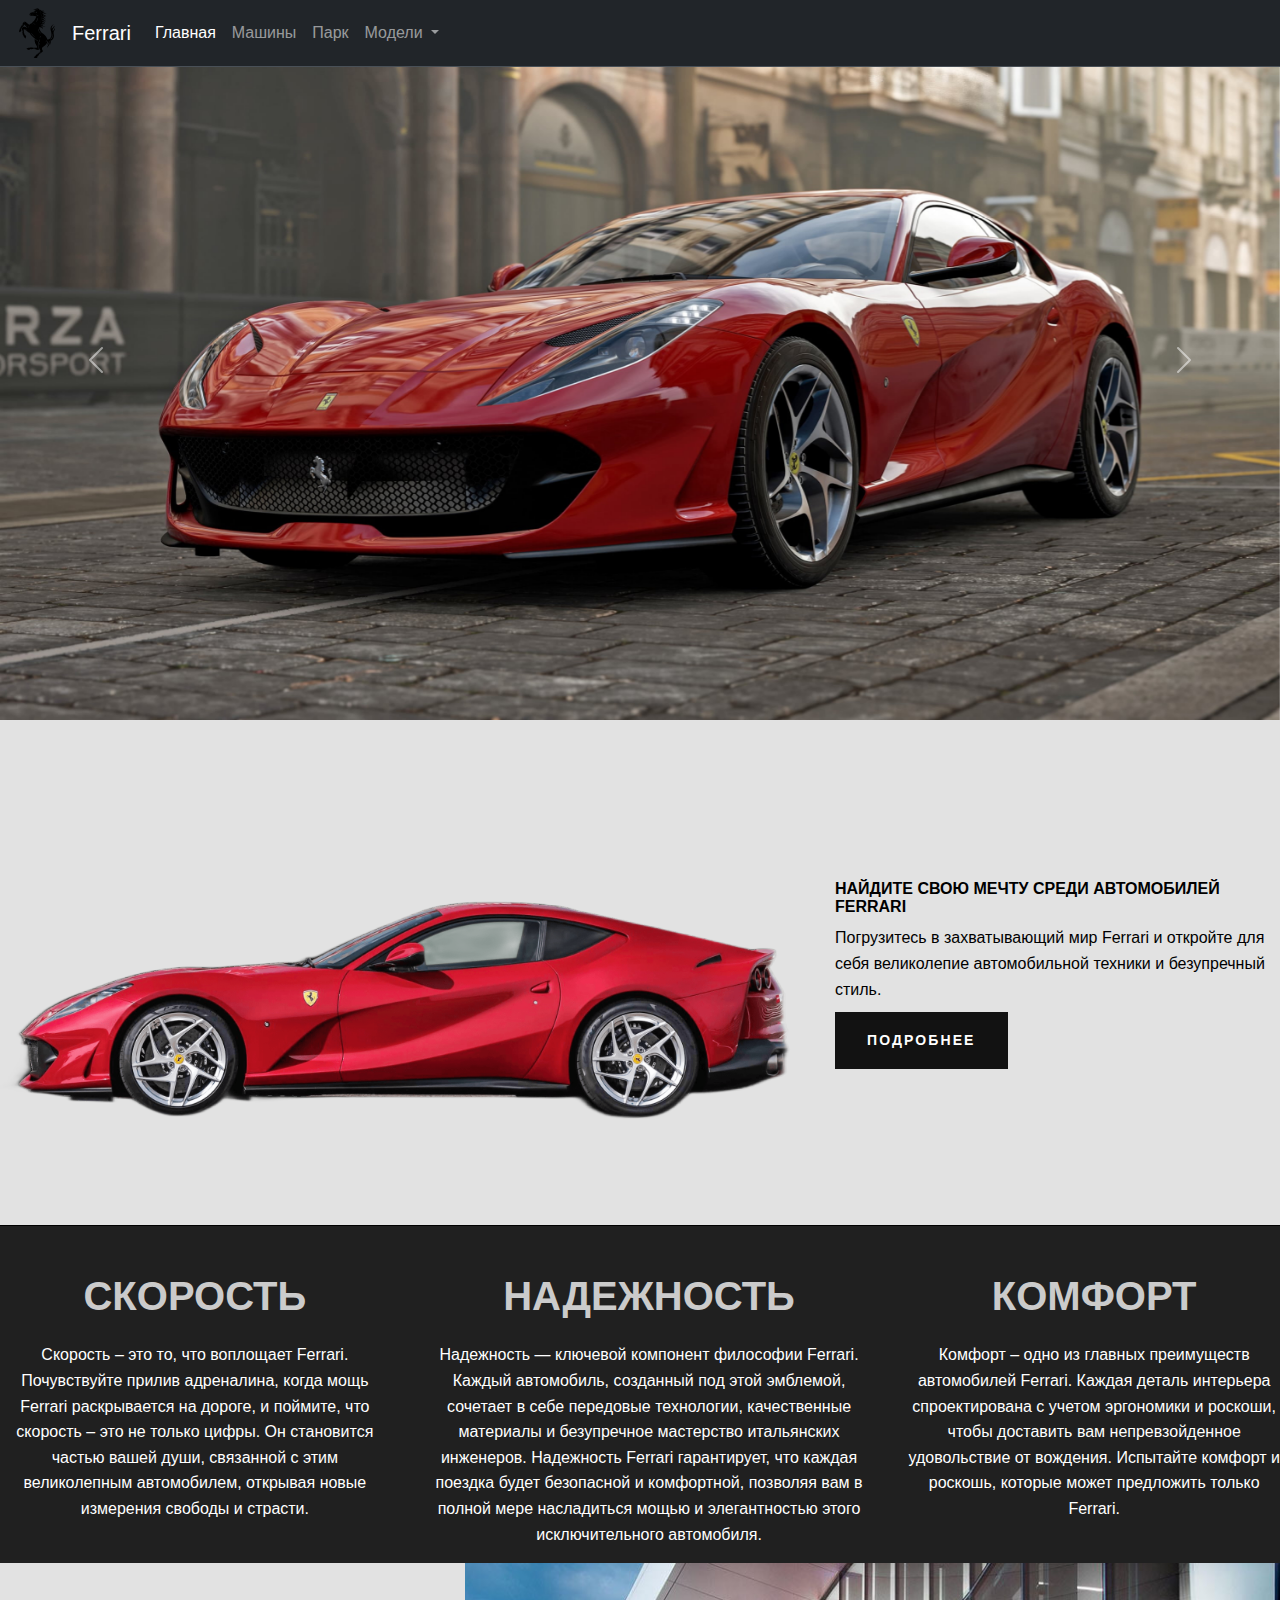
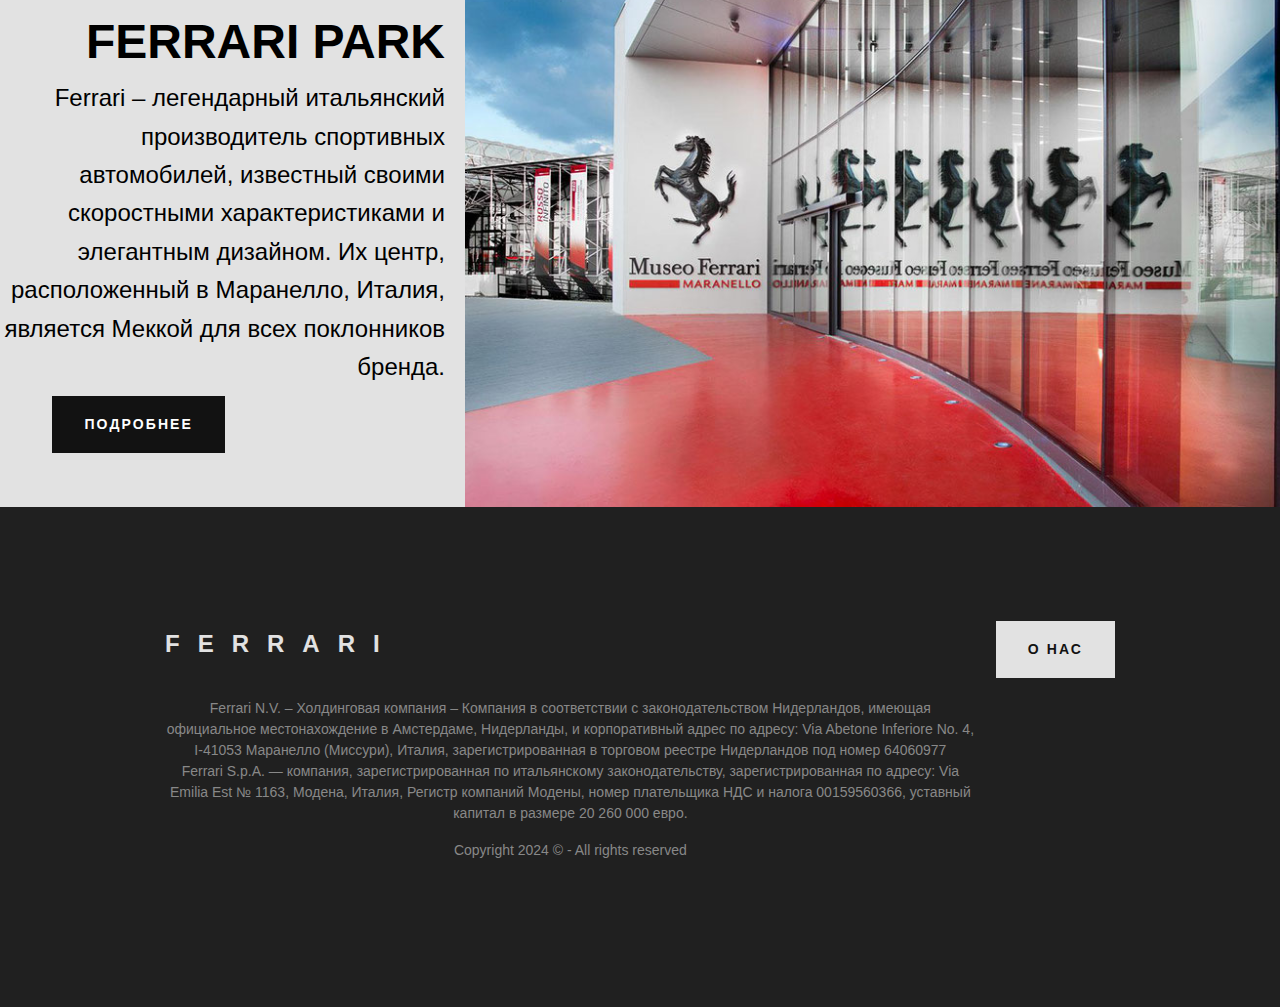
<file: Project/index.html>
<!DOCTYPE html>
<html lang="en">
<head>
    <meta charset="UTF-8">
    <meta http-equiv="X-UA-Compatible" content="IE=edge">
    <meta name="viewport" content="width=device-width, initial-scale=1.0">

    <link href="https://cdn.jsdelivr.net/npm/bootstrap@5.3.3/dist/css/bootstrap.min.css" rel="stylesheet" integrity="sha384-QWTKZyjpPEjISv5WaRU9OFeRpok6YctnYmDr5pNlyT2bRjXh0JMhjY6hW+ALEwIH" crossorigin="anonymous">
    <script src="https://cdn.jsdelivr.net/npm/bootstrap@5.3.3/dist/js/bootstrap.bundle.min.js" integrity="<KEY>" crossorigin="anonymous"></script>

    <link rel="stylesheet" href="main.css">
    <link rel="stylesheet" href="section2.css">
    <link rel="stylesheet" href="section3.css">
    <link rel="stylesheet" href="section4.css">
    <link rel="stylesheet" href="section8.css">
    <title>Title</title>
</head>

<body>
    <nav class="navbar navbar-expand-lg  bg-dark border-bottom border-body" data-bs-theme="dark">
        <div class="container-fluid">
            <img src="ferrari.svg"  alt="">
            <a class="navbar-brand">Ferrari</a>
            <button class="navbar-toggler" type="button" data-bs-toggle="collapse" data-bs-target="#navbarNavDropdown" aria-controls="navbarNavDropdown" aria-expanded="false" aria-label="Toggle navigation">
                <span class="navbar-toggler-icon"></span>
            </button>
            <div class="collapse navbar-collapse" id="navbarNavDropdown">
                <ul class="navbar-nav">
                    <li class="nav-item">
                        <a class="nav-link active" aria-current="page" href="#">Главная</a>
                    </li>
                    <li class="nav-item">
                        <a class="nav-link" href="#section-2">Машины</a>
                    </li>
                    <li class="nav-item">
                        <a class="nav-link" href="#section-4">Парк</a>
                    </li>
                    <li class="nav-item dropdown">
                        <a class="nav-link dropdown-toggle" href="#" role="button" data-bs-toggle="dropdown" aria-expanded="false">
                            Модели
                        </a>
                        <ul class="dropdown-menu">
                            <li><a class="dropdown-item" href="index2.html#1">812Superfast</a></li>
                            <li><a class="dropdown-item" href="index2.html#2">488 GTB</a></li>
                            <li><a class="dropdown-item" href="index2.html#3">SF 90</a></li>
                        </ul>
                    </li>
                </ul>
            </div>
        </div>
    </nav>

    <section class="carousel" id="carouselSection">
        <div id="carouselExample" class="carousel slide">
            <div class="carousel-inner" id="carouselInner">
                <!-- Изображения будут добавлены здесь -->
            </div>
            <button class="carousel-control-prev" type="button" data-bs-target="#carouselExample" data-bs-slide="prev">
                <span class="carousel-control-prev-icon" aria-hidden="true"></span>
                <span class="visually-hidden">Previous</span>
            </button>
            <button class="carousel-control-next" type="button" data-bs-target="#carouselExample" data-bs-slide="next">
                <span class="carousel-control-next-icon" aria-hidden="true"></span>
                <span class="visually-hidden">Next</span>
            </button>
        </div>
    </section>

    <section class="section-2" id="section-2">
        <div class="section-2-grid">
            <div class="grid-1">
                <img class="section-2-img" src="image/section2.png" alt="Ferrari-Image">
            </div>
            <div class="grid-2">
                <h1>НАЙДИТЕ СВОЮ МЕЧТУ СРЕДИ АВТОМОБИЛЕЙ FERRARI</h1>
                <p>Погрузитесь в захватывающий мир Ferrari и откройте для себя великолепие автомобильной техники и безупречный стиль.</p>
                <a href="index2.html"><button>Подробнее <i class="fa fa-angle-right"></i></button></a>
            </div>
        </div>
    </section>

    <section class="section-3" id="section-3">
        <div class="section-3-grid">
            <div class="section-3-grid-1">
                <h1>Скорость</h1>
                <p>Скорость – это то, что воплощает Ferrari. Почувствуйте прилив адреналина, когда мощь Ferrari раскрывается на дороге, и поймите, что скорость – это не только цифры. Он становится частью вашей души, связанной с этим великолепным автомобилем, открывая новые измерения свободы и страсти.</p>
            </div>
            <div class="section-3-grid-2">
                <h1>Надежность</h1>
                <p>Надежность — ключевой компонент философии Ferrari. Каждый автомобиль, созданный под этой эмблемой, сочетает в себе передовые технологии, качественные материалы и безупречное мастерство итальянских инженеров. Надежность Ferrari гарантирует, что каждая поездка будет безопасной и комфортной, позволяя вам в полной мере насладиться мощью и элегантностью этого исключительного автомобиля.</p>
            </div>
            <div class="section-3-grid-3">
                <h1>Комфорт</h1>
                <p>Комфорт – одно из главных преимуществ автомобилей Ferrari. Каждая деталь интерьера спроектирована с учетом эргономики и роскоши, чтобы доставить вам непревзойденное удовольствие от вождения. Испытайте комфорт и роскошь, которые может предложить только Ferrari.</p>
            </div>
        </div>
    </section>

    <section class="section-4" id="section-4">
        <div class="section-4-grid">
            <div class="grid-2">
                <h1>FERRARI PARK</h1>
                <p>Ferrari – легендарный итальянский производитель спортивных автомобилей, известный своими скоростными характеристиками и элегантным дизайном. Их центр, расположенный в Маранелло, Италия, является Меккой для всех поклонников бренда.</p>
                <a href="index3.html"><button>Подробнее <i class="fa fa-angle-right"></i></button></a>
            </div>
            <div class="grid-1">
                <img class="section-4-img" src="image/image-building.jpg" alt="Ferrari-Image">
            </div>
        </div>
    </section>

    <section class="section-8" id="section-8">
        <div class="section-8-grid-1">
            <div class="h">
                <h1>Загрузка...</h1>
            </div>
        </div>
    </section>

    <script src="script.js" type="text/javascript"></script>
    <script src="carousel.js" type="text/javascript"></script>
    <script src="https://api-maps.yandex.ru/2.1/?lang=en_US" type="text/javascript"></script>
</body>
</html>
</file>
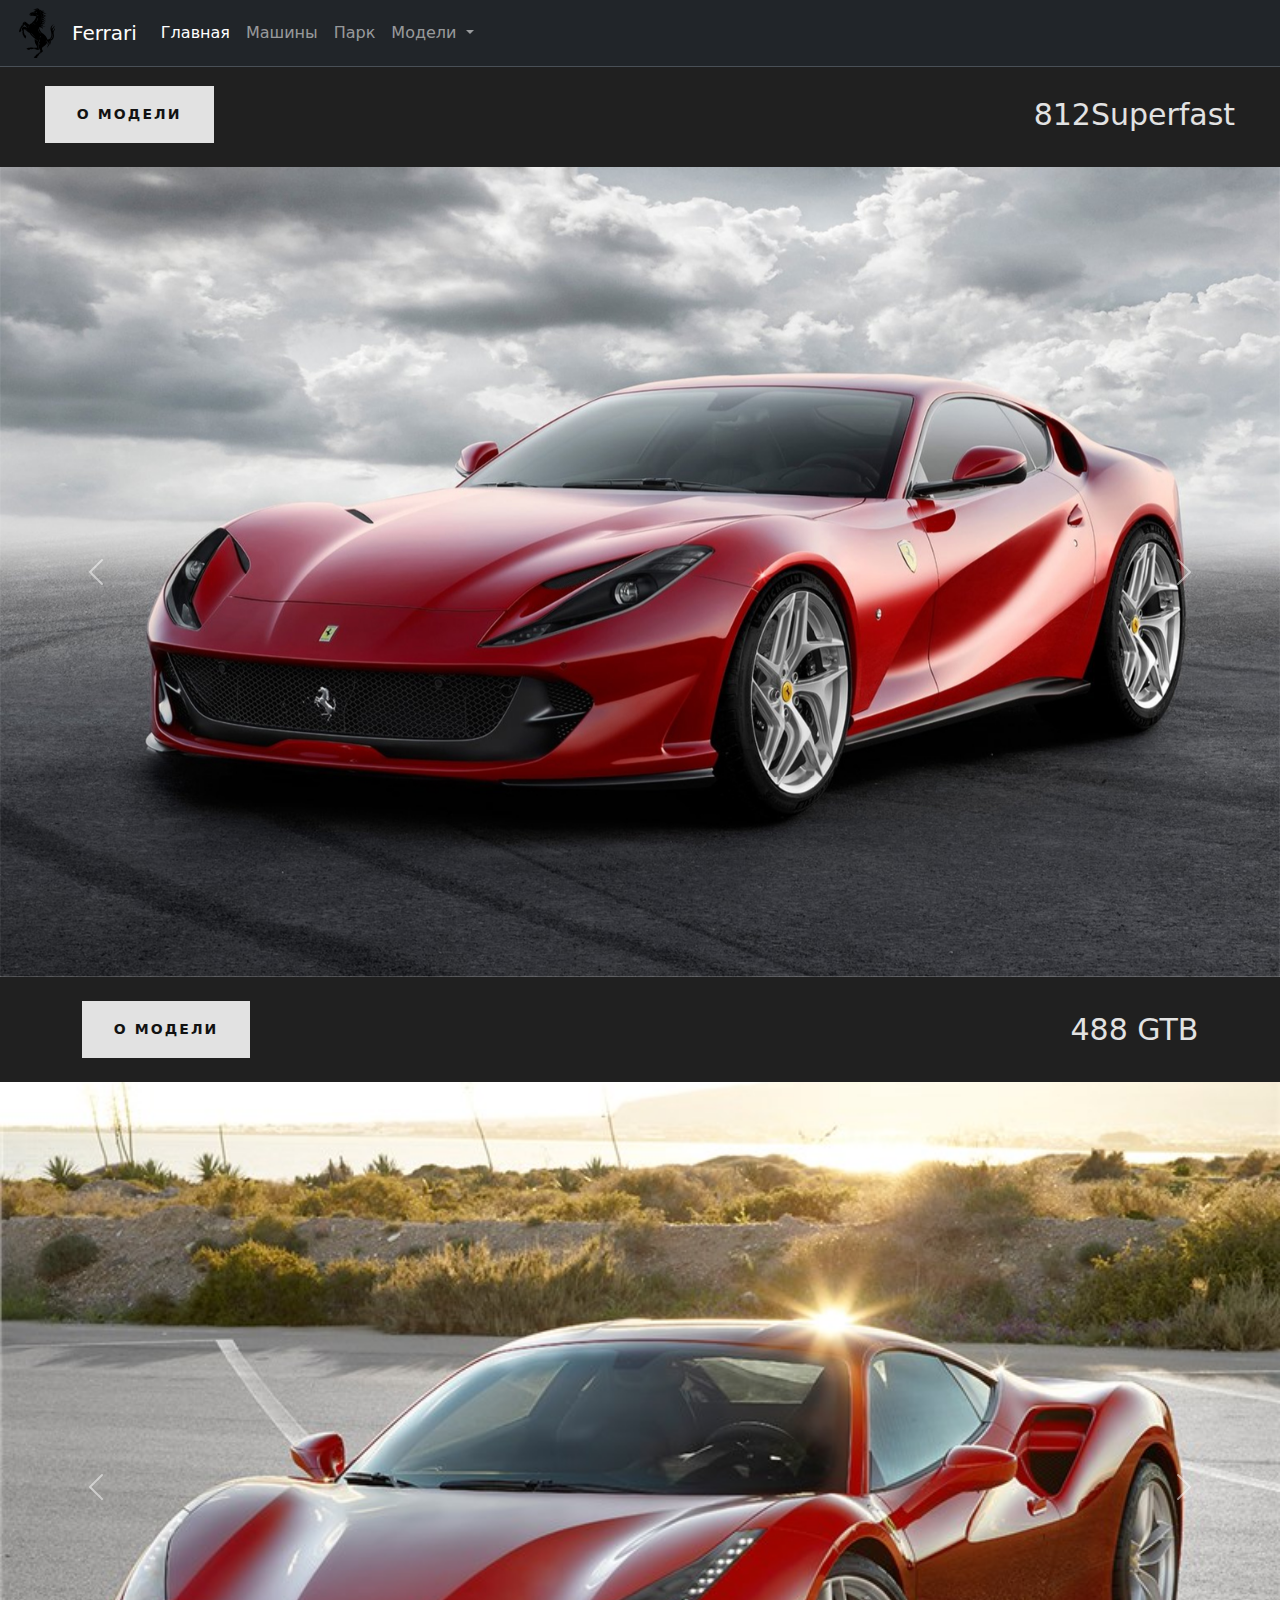
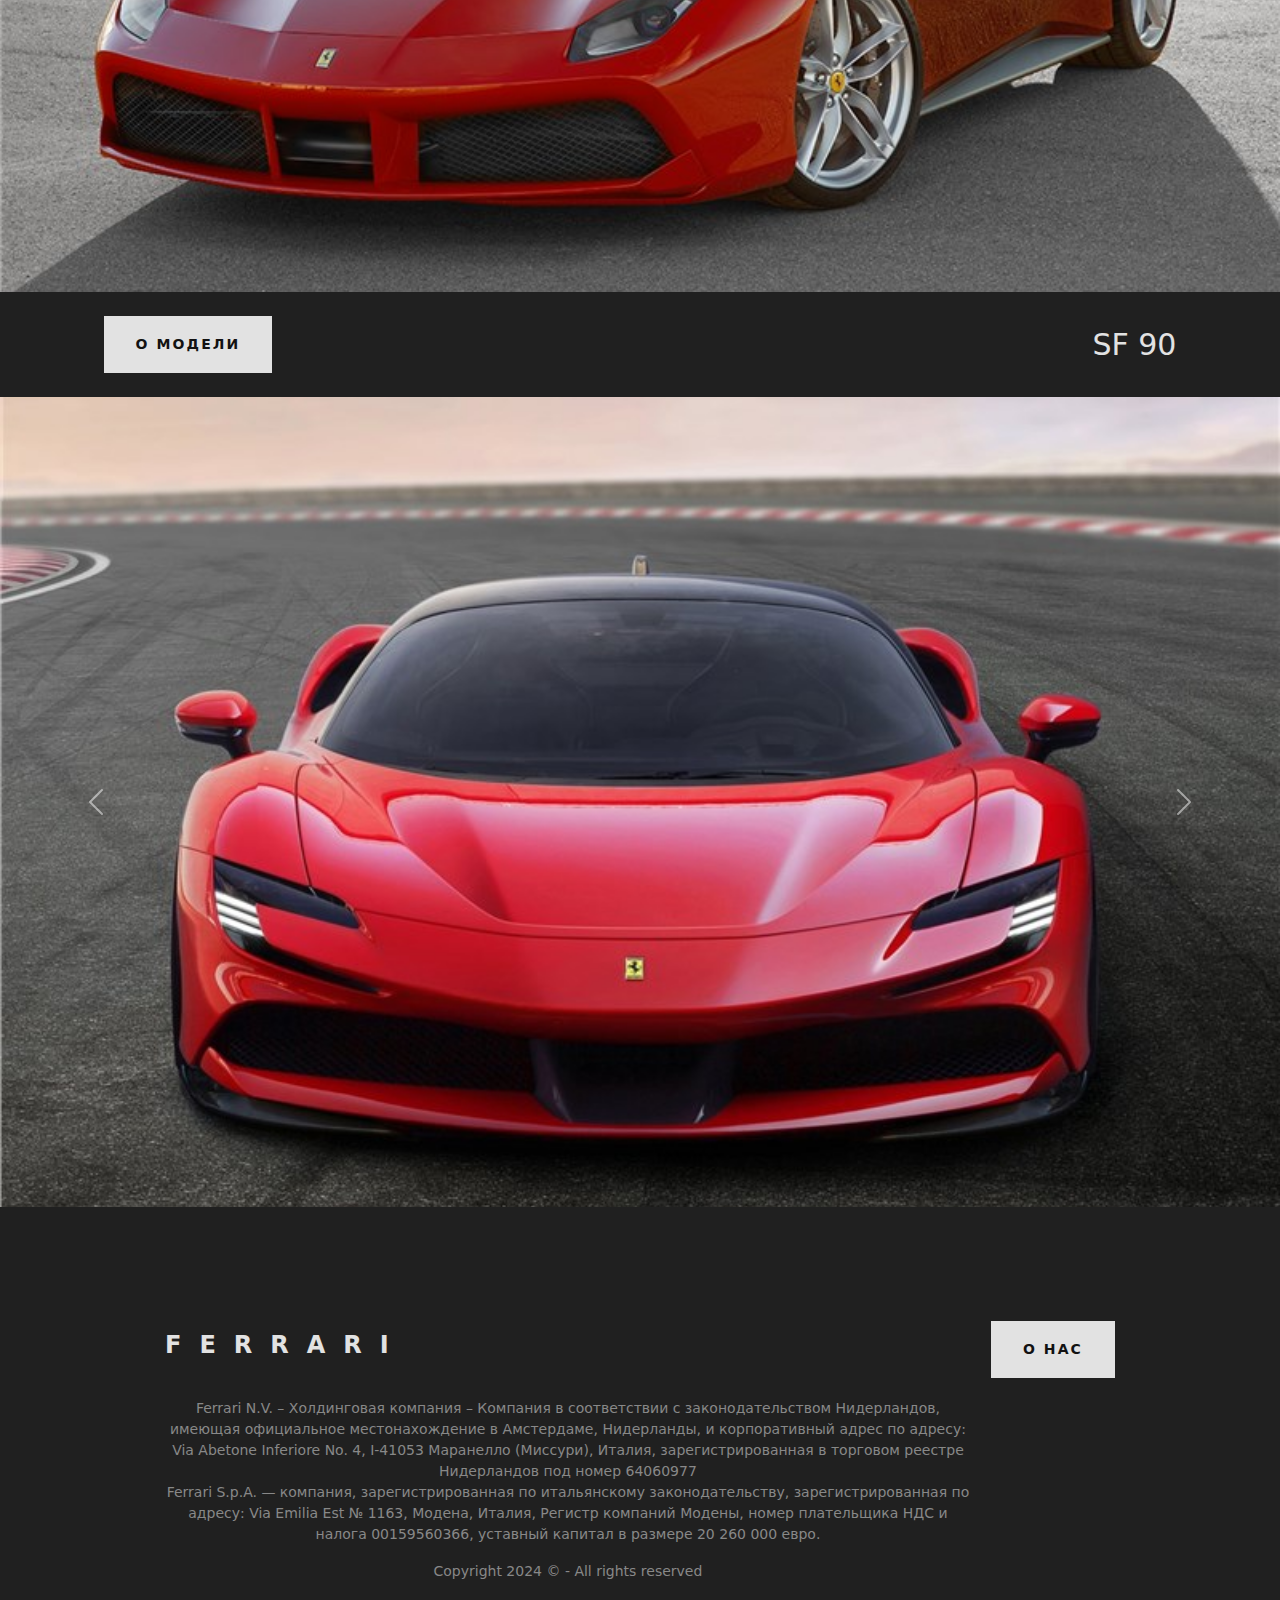
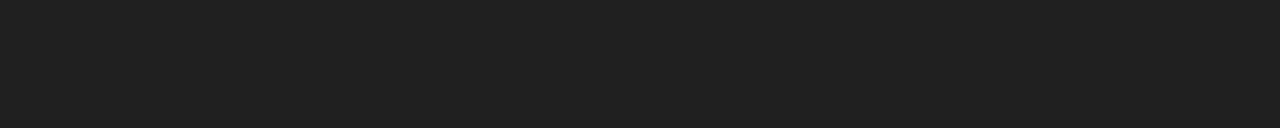
<file: Project/index2.html>
<!DOCTYPE html>
<html lang="en">
<head>
    <meta charset="UTF-8">
    <meta http-equiv="X-UA-Compatible" content="IE=edge">
    <meta name="viewport" content="width=device-width, initial-scale=1.0">

    <link href="https://cdn.jsdelivr.net/npm/bootstrap@5.3.3/dist/css/bootstrap.min.css" rel="stylesheet" integrity="sha384-QWTKZyjpPEjISv5WaRU9OFeRpok6YctnYmDr5pNlyT2bRjXh0JMhjY6hW+ALEwIH" crossorigin="anonymous">
    <script src="https://cdn.jsdelivr.net/npm/bootstrap@5.3.3/dist/js/bootstrap.bundle.min.js" integrity="<KEY>" crossorigin="anonymous"></script>
    <link href="section8.css" rel="stylesheet" >
    <link href="section5.css" rel="stylesheet" >
    <link href="section5modal.css" rel="stylesheet" >
    <link href="main2.css"     rel="stylesheet" >
    <link rel="stylesheet" href="main.css">
    <title>Models</title>
</head>

<body>
<nav class="navbar navbar-expand-lg  bg-dark border-bottom border-body" data-bs-theme="dark">
    <div class="container-fluid">
        <img src="ferrari.svg"  alt="">
        <a class="navbar-brand">Ferrari</a>
        <button class="navbar-toggler" type="button" data-bs-toggle="collapse" data-bs-target="#navbarNavDropdown" aria-controls="navbarNavDropdown" aria-expanded="false" aria-label="Toggle navigation">
            <span class="navbar-toggler-icon"></span>
        </button>
        <div class="collapse navbar-collapse" id="navbarNavDropdown">
            <ul class="navbar-nav">
                <li class="nav-item">
                    <a class="nav-link active" aria-current="page" href="index.html">Главная</a>
                </li>
                <li class="nav-item">
                    <a class="nav-link" href="index.html#section-2">Машины</a>
                </li>
                <li class="nav-item">
                    <a class="nav-link" href="index.html#section-4">Парк</a>
                </li>
                <li class="nav-item dropdown">
                    <a class="nav-link dropdown-toggle" href="#" role="button" data-bs-toggle="dropdown" aria-expanded="false">
                        Модели
                    </a>
                    <ul class="dropdown-menu">
                        <li><a class="dropdown-item" href="index2.html#1">812Superfast</a></li>
                        <li><a class="dropdown-item" href="index2.html#2">488 GTB</a></li>
                        <li><a class="dropdown-item" href="index2.html#3">SF 90</a></li>
                    </ul>
                </li>
            </ul>
        </div>
    </div>
</nav>

<section class="pad"></section>

<section class="container" id="1">
<div>
    <button  class="button" id="myButton1">О модели</button>
    <section class="firstname">812Superfast</section>
    <div id="myModal1" class="modal">
        <div class="modal-content">
            <span class="close">&times;</span>
            <h1>Технические характеристики</h1>
            <p>Двигатель: 6,5-литровый V12 (тип F140 GA)
                Мощность: 789 лошадиных сил (588 кВт)
                Крутящий момент: 718 Нм при 7000 об/мин.
                Трансмиссия: 7-ступенчатая автоматическая с двойным сцеплением (тип F1-DCT).
                Привод: Задний привод.
                0–100 км/ч. Ускорение: около 2,9 секунды.
                Максимальная скорость: более 340 км/ч.
                Габариты: Длина – 4 657 мм, Ширина – 1 971 мм, Высота – 1 276 мм.
                Вес: около 1630 кг.
                Распределение веса: 47% спереди, 53% сзади.
                Расход топлива: около 15 л/100 км (смешанный цикл)</p>
            <h1>О машине</h1>
            <p>Ferrari 812 Superfast — высокопроизводительный спортивный автомобиль, представленный итальянским производителем Ferrari. Он был представлен в 2017 году и стал преемником F12 Berlinetta. 812 Superfast — одна из самых мощных и быстрых моделей, когда-либо выпускавшихся Ferrari для дорог. 812 Superfast также обладает превосходной динамикой и управляемостью благодаря передовым технологиям, таким как электронная система управления подвеской и активное управление задними колесами. Он имеет элегантный и агрессивный дизайн, типичный для автомобилей Ferrari, со стильными линиями и аэродинамическими элементами.

                Внутри салона 812 Superfast предлагается комфортное и роскошное пространство с использованием высококачественных материалов и передовых технологий. Это включает в себя современную информационно-развлекательную систему, спортивные сиденья и передовые системы безопасности.

                Ferrari 812 Superfast — это автомобиль, сочетающий в себе мощность, элегантность и высокие характеристики. Он представляет собой воплощение итальянской инженерной мастерской и страсти к гоночному наследию Ferrari.</p>
        </div>
    </div>
</div>
</section>


<section class="carousel">
    <div id="carouselExample" class="carousel slide" data-bs-ride="carousel">
        <div class="carousel-inner">
            <div class="carousel-item active">
                <img src="firstcar/30.jpg" class="d-block w-100" alt="...">
            </div>
            <div class="carousel-item">
                <img src="firstcar/45.jpg" class="d-block w-100" alt="...">
            </div>
            <div class="carousel-item">
                <img src="firstcar/bock.jpg" class="d-block w-100" alt="...">
            </div>
            <div class="carousel-item ">
                <img src="firstcar/up.jpg" class="d-block w-100" alt="...">
            </div>
            <div class="carousel-item ">
                <img src="firstcar/back.jpg" class="d-block w-100" alt="...">
            </div>
            <div class="carousel-item ">
                <img src="firstcar/salon.jpg" class="d-block w-100" alt="...">
            </div>
            <div class="carousel-item ">
                <img src="firstcar/salon2.jpg" class="d-block w-100" alt="...">
            </div>
        </div>
        <button class="carousel-control-prev" type="button" data-bs-target="#carouselExample" data-bs-slide="prev">
            <span class="carousel-control-prev-icon" aria-hidden="true"></span>
            <span class="visually-hidden"></span>
        </button>
        <button class="carousel-control-next" type="button" data-bs-target="#carouselExample" data-bs-slide="next">
            <span class="carousel-control-next-icon" aria-hidden="true"></span>
            <span class="visually-hidden"></span>
        </button>
    </div>
</section>






<section class="container" id="2">
    <div>
        <button id="myButton2">О модели</button>
        <section class="firstname">488 GTB</section>
        <div id="myModal2" class="modal">
            <div class="modal-content">
                <span class="close">&times;</span>
                <h1>Технические характеристики</h1>
                <p>Двигатель: 3,9-литровый V8
                    Мощность: 660 лошадиных сил (492 кВт)
                    Крутящий момент: 760 Нм при 3000 об/мин.
                    Трансмиссия: 7-ступенчатая автоматическая с двойным сцеплением (тип F1-DCT).
                    Привод: Задний привод.
                    0–100 км/ч. Ускорение: около 3,0 секунды.
                    Максимальная скорость: более 330 км/ч.
                    Габариты: Длина – 4 568 мм, Ширина – 1 952 мм, Высота – 1 213 мм.
                    Вес: около 1475 кг.
                    Распределение веса: 42% спереди, 58% сзади.
                    Расход топлива: около 11,4 л/100 км (смешанный цикл)</p>
                <h1>О машине</h1>
                <p>Ferrari 488 GTB — высокопроизводительный спортивный автомобиль, представленный итальянским производителем Ferrari. Он был представлен в 2015 году и является преемником модели 458 Italia. Ferrari 488 GTB оснащен мощным двигателем V8 и обеспечивает впечатляющую динамику и скорость. Он также предлагает отличную управляемость и динамику благодаря передовым технологиям, таким как электронная система управления подвеской и активное рулевое управление задними колесами. Дизайн 488 GTB сочетает в себе элегантность и агрессию, типичную для автомобилей Ferrari, с обтекаемыми линиями и аэродинамическими элементами. Внутри салона 488 GTB создано комфортное и роскошное пространство с использованием высококачественных материалов и передовых технологий. Это включает в себя современную информационно-развлекательную систему, спортивные сиденья и передовые системы безопасности. Ferrari 488 GTB сочетает в себе мощность, элегантность и высокие характеристики, представляя собой воплощение итальянского мастерства и страсти к гоночному наследию Ferrari.</p>
            </div>
        </div>
    </div>
</section>


<section class="carousel">
    <div id="carouselExample2" class="carousel slide" data-bs-ride="carousel">
        <div class="carousel-inner">
            <div class="carousel-item active">
                <img src="secondcar/1.jpg" class="d-block w-100" alt="...">
            </div>
            <div class="carousel-item">
                <img src="secondcar/2.jpg" class="d-block w-100" alt="...">
            </div>
            <div class="carousel-item">
                <img src="secondcar/3.jpg" class="d-block w-100" alt="...">
            </div>
            <div class="carousel-item ">
                <img src="secondcar/4.jpg" class="d-block w-100" alt="...">
            </div>
            <div class="carousel-item ">
                <img src="secondcar/5.jpg" class="d-block w-100" alt="...">
            </div>
            <div class="carousel-item ">
                <img src="secondcar/6.jpg" class="d-block w-100" alt="...">
            </div>
            <div class="carousel-item ">
                <img src="secondcar/7.jpg" class="d-block w-100" alt="...">
            </div>
            <div class="carousel-item ">
                <img src="secondcar/8.jpg" class="d-block w-100" alt="...">
            </div>
            <div class="carousel-item ">
                <img src="secondcar/9.jpg" class="d-block w-100" alt="...">
            </div>
            <div class="carousel-item ">
                <img src="secondcar/10.jpg" class="d-block w-100" alt="...">
            </div>
            <div class="carousel-item ">
                <img src="secondcar/11.jpg" class="d-block w-100" alt="...">
            </div>
            <div class="carousel-item ">
                <img src="secondcar/12.jpg" class="d-block w-100" alt="...">
            </div>
            <div class="carousel-item ">
                <img src="secondcar/13.jpg" class="d-block w-100" alt="...">
            </div>
        </div>
        <button class="carousel-control-prev" type="button" data-bs-target="#carouselExample2" data-bs-slide="prev">
            <span class="carousel-control-prev-icon" aria-hidden="true"></span>
            <span class="visually-hidden"></span>
        </button>
        <button class="carousel-control-next" type="button" data-bs-target="#carouselExample2" data-bs-slide="next">
            <span class="carousel-control-next-icon" aria-hidden="true"></span>
            <span class="visually-hidden"></span>
        </button>
    </div>
</section>





<section class="container" id="3">
    <div>
        <button id="myButton3">О модели</button>
        <section class="firstname">SF 90</section>
        <div id="myModal3" class="modal">
            <div class="modal-content">
                <span class="close">&times;</span>
                <h1>Технические характеристики</h1>
                <p>Двигатель: 4,0-литровый V8 с двойным турбонаддувом + 3 электродвигателя.
                    Общая мощность: 986 лошадиных сил (735 кВт)
                    Трансмиссия: 8-ступенчатая автоматическая с двойным сцеплением.
                    Привод: Полный привод
                    0-100 км/ч. Ускорение: менее 2,5 секунды.
                    Максимальная скорость: более 340 км/ч.
                    Запас хода только на электричестве: до 25 км
                    Габариты: Длина – 4710 мм, Ширина – 1973 мм, Высота – 1186 мм.
                    Вес: около 1570 кг.
                    Распределение веса: 45 % спереди, 55 % сзади.
                    Расход топлива: Смешанный цикл – около 3,0 л/100 км.</p>
                <h1>О машине</h1>
                <p>Ferrari SF90 Stradale — необычный высокопроизводительный гибридный спортивный автомобиль, представленный известным итальянским производителем Ferrari. Он представляет собой технологическое чудо и служит свидетельством стремления Ferrari расширить границы автомобильной инженерии.

                    В основе SF90 Stradale лежит мощный 4,0-литровый двигатель V8 с двойным турбонаддувом и три электромотора, обеспечивающие ошеломляющую общую мощность в 986 лошадиных сил. Эта гибридная силовая установка обеспечивает выдающуюся производительность: разгон от 0 до 100 км/ч занимает менее 2,5 секунды, а максимальная скорость превышает 340 км/ч. Кроме того, SF90 Stradale предлагает запас хода только на электричестве до 25 км, что позволяет в определенных ситуациях ездить с нулевым уровнем выбросов.

                    SF90 Stradale может похвастаться усовершенствованной системой полного привода, обеспечивающей исключительную тягу и управляемость в различных условиях вождения. Его аэродинамический дизайн сочетает в себе поразительную эстетику с функциональными элементами, оптимизируя воздушный поток и повышая стабильность на высоких скоростях.

                    Внутри салона SF90 Stradale создана роскошная и технологичная обстановка. Высококачественные материалы, изысканное мастерство и передовые функции создают кабину, ориентированную на водителя. Информационно-развлекательная система обеспечивает бесперебойную связь и развлечения, а эргономичные сиденья обеспечивают комфорт и поддержку во время энергичных поездок.

                    SF90 Stradale представляет собой настоящее сочетание мощности, элегантности и экологичности. Он воплощает неустанное стремление Ferrari к производительности, используя гибридную технологию для повышения эффективности. Благодаря впечатляющим характеристикам, футуристическому дизайну и самым современным функциям SF90 Stradale является культовым символом итальянского автомобильного совершенства и непревзойденного гоночного наследия Ferrari.</p>
            </div>
        </div>
    </div>
</section>


<section class="carousel">
    <div id="carouselExample3" class="carousel slide" data-bs-ride="carousel">
        <div class="carousel-inner">
            <div class="carousel-item active">
                <img src="thirdcar/1.jpg" class="d-block w-100" alt="...">
            </div>
            <div class="carousel-item">
                <img src="thirdcar/2.jpg" class="d-block w-100" alt="...">
            </div>
            <div class="carousel-item">
                <img src="thirdcar/3.jpg" class="d-block w-100" alt="...">
            </div>
            <div class="carousel-item ">
                <img src="thirdcar/4.jpg" class="d-block w-100" alt="...">
            </div>
            <div class="carousel-item ">
                <img src="thirdcar/5.jpg" class="d-block w-100" alt="...">
            </div>
            <div class="carousel-item ">
                <img src="thirdcar/6.jpg" class="d-block w-100" alt="...">
            </div>
            <div class="carousel-item ">
                <img src="thirdcar/7.jpg" class="d-block w-100" alt="...">
            </div>
        </div>
        <button class="carousel-control-prev" type="button" data-bs-target="#carouselExample3" data-bs-slide="prev">
            <span class="carousel-control-prev-icon" aria-hidden="true"></span>
            <span class="visually-hidden"></span>
        </button>
        <button class="carousel-control-next" type="button" data-bs-target="#carouselExample3" data-bs-slide="next">
            <span class="carousel-control-next-icon" aria-hidden="true"></span>
            <span class="visually-hidden"></span>
        </button>
    </div>
</section>


<section class="section-8" id="section-8">
    <div class="section-8-grid-1">
        <div class="h">
            <h1>Загрузка...</h1>
        </div>
    </div>
</section>


<script src="script.js" type="text/javascript"></script>
<script src="script2.js" type="text/javascript"></script>
<script src="https://api-maps.yandex.ru/2.1/?lang=en_US" type="text/javascript"></script>
</body>
</html>
</file>
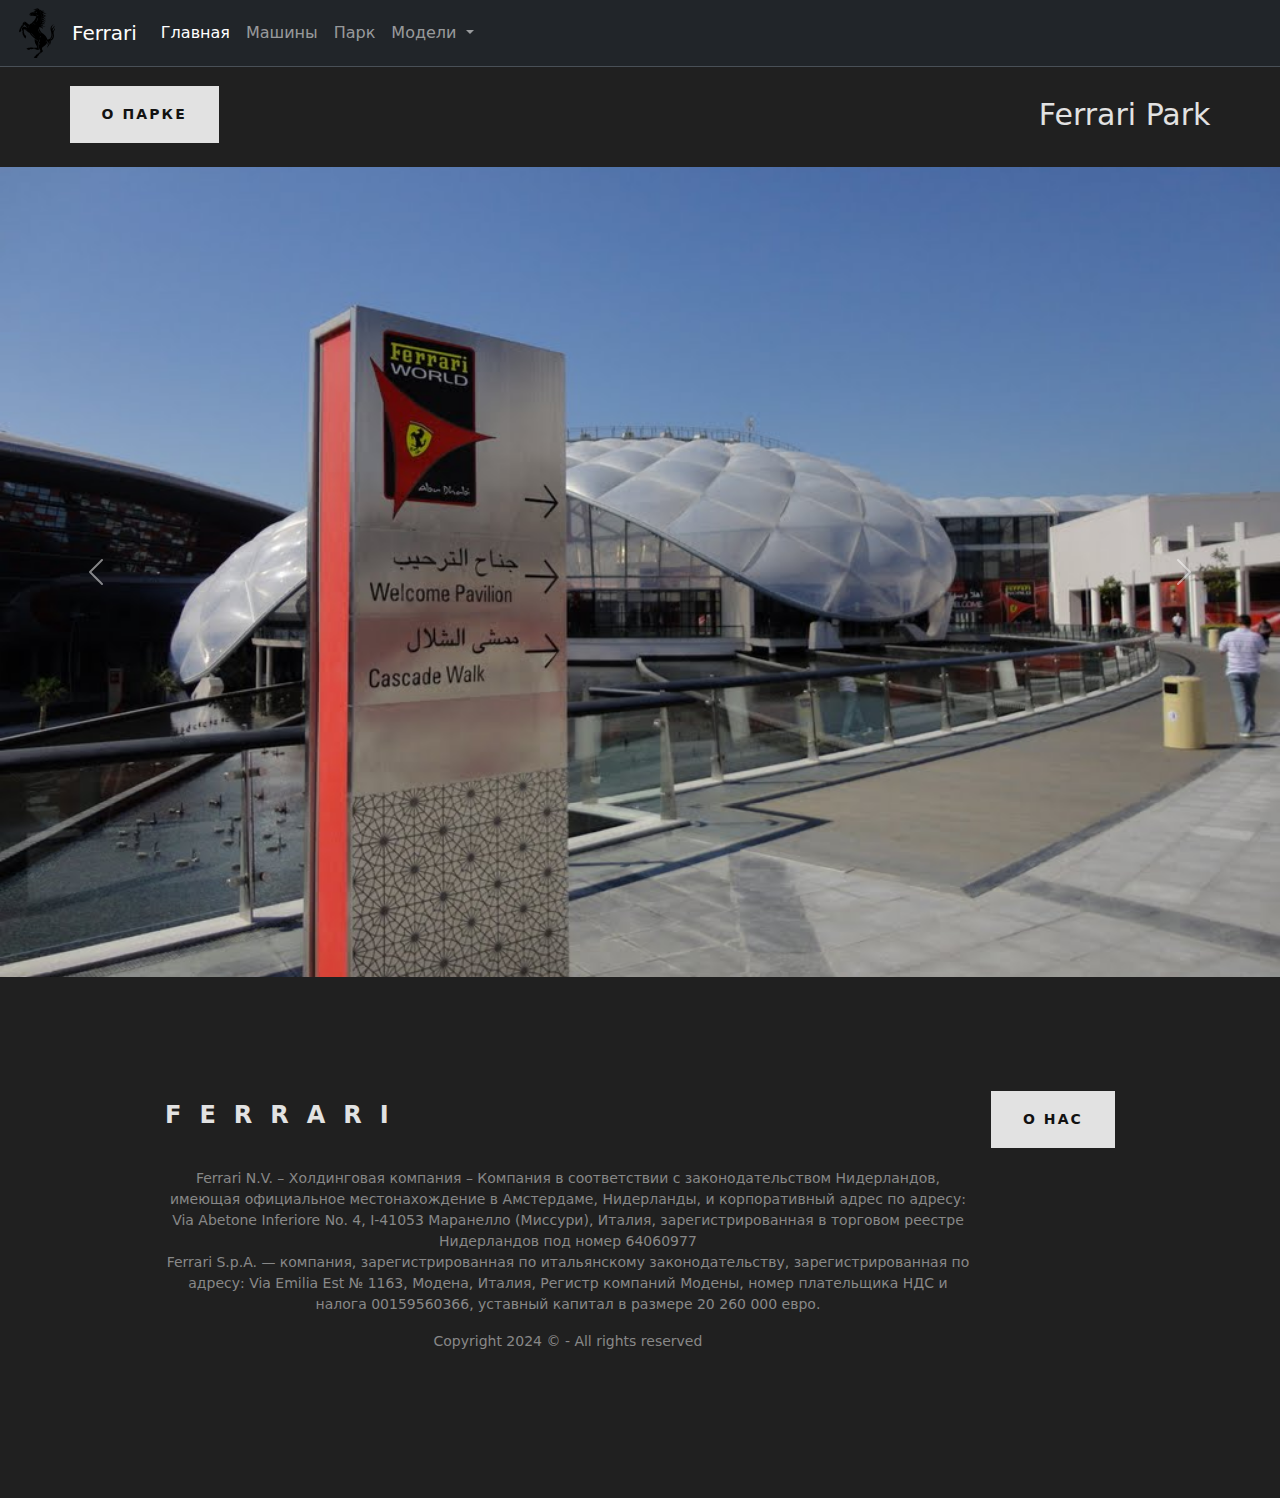
<file: Project/index3.html>
<!DOCTYPE html>
<html lang="en">
<head>
    <meta charset="UTF-8">
    <meta http-equiv="X-UA-Compatible" content="IE=edge">
    <meta name="viewport" content="width=device-width, initial-scale=1.0">

    <link href="https://cdn.jsdelivr.net/npm/bootstrap@5.3.3/dist/css/bootstrap.min.css" rel="stylesheet" integrity="sha384-QWTKZyjpPEjISv5WaRU9OFeRpok6YctnYmDr5pNlyT2bRjXh0JMhjY6hW+ALEwIH" crossorigin="anonymous">
    <script src="https://cdn.jsdelivr.net/npm/bootstrap@5.3.3/dist/js/bootstrap.bundle.min.js" integrity="<KEY>" crossorigin="anonymous"></script>
    <link href="section8.css" rel="stylesheet" >
    <link href="section5.css" rel="stylesheet" >
    <link href="section5modal.css" rel="stylesheet" >
    <link href="main2.css"     rel="stylesheet" >
    <link rel="stylesheet" href="main.css">
    <title>Models</title>
</head>

<body>
<nav class="navbar navbar-expand-lg  bg-dark border-bottom border-body" data-bs-theme="dark">
    <div class="container-fluid">
        <img src="ferrari.svg"  alt="">
        <a class="navbar-brand">Ferrari</a>
        <button class="navbar-toggler" type="button" data-bs-toggle="collapse" data-bs-target="#navbarNavDropdown" aria-controls="navbarNavDropdown" aria-expanded="false" aria-label="Toggle navigation">
            <span class="navbar-toggler-icon"></span>
        </button>
        <div class="collapse navbar-collapse" id="navbarNavDropdown">
            <ul class="navbar-nav">
                <li class="nav-item">
                    <a class="nav-link active" aria-current="page" href="index.html">Главная</a>
                </li>
                <li class="nav-item">
                    <a class="nav-link" href="index.html#section-2">Машины</a>
                </li>
                <li class="nav-item">
                    <a class="nav-link" href="index.html#section-4">Парк</a>
                </li>
                <li class="nav-item dropdown">
                    <a class="nav-link dropdown-toggle" href="#" role="button" data-bs-toggle="dropdown" aria-expanded="false">
                        Модели
                    </a>
                    <ul class="dropdown-menu">
                        <li><a class="dropdown-item" href="index2.html#1">812Superfast</a></li>
                        <li><a class="dropdown-item" href="index2.html#2">488 GTB</a></li>
                        <li><a class="dropdown-item" href="index2.html#3">SF 90</a></li>
                    </ul>
                </li>
            </ul>
        </div>
    </div>
</nav>

<section class="pad"></section>

<section class="container" id="1">
    <div>
        <button class="button" id="myButton1">О парке</button>
        <section class="firstname">Ferrari Park</section>
        <div id="myModal1" class="modal">
            <div class="modal-content">
                <span class="close">&times;</span>
                <h1>О тематическом парке Феррари</h1>
                <p>Тематический парк Ferrari – это захватывающий парк развлечений, посвященный культовому бренду Ferrari. Он предлагает захватывающие впечатления для посетителей всех возрастов благодаря широкому выбору аттракционов и развлечений.

                    В парке представлены захватывающие американские горки, в том числе самые быстрые и вызывающие адреналин аттракционы, вдохновленные высокопроизводительными спортивными автомобилями Ferrari. Посетители могут насладиться острыми ощущениями скорости и испытать волнение гоночного наследия Ferrari.

                    Помимо захватывающих аттракционов, тематический парк Ferrari также предлагает интерактивные развлечения и выставки, демонстрирующие историю, технологии и инновации легендарных автомобилей Ferrari. Посетители могут поближе познакомиться с культовыми моделями Ferrari, узнать о чудесах инженерной мысли, которые приводят в действие эти машины, и изучить передовые технологии, которые делают Ferrari лидером автомобильной промышленности.

                    В парке также есть различные рестораны, магазины и развлекательные шоу, что доставит незабываемые впечатления энтузиастам Ferrari и любителям парков развлечений.

                    Являетесь ли вы поклонником Ferrari или просто ищете незабываемых приключений, тематический парк Ferrari — это обязательное место для посещения, которое сочетает в себе азарт аттракционов с гламуром и престижем бренда Ferrari.
                </p>
            </div>
        </div>
    </div>
</section>


<section class="carousel">
    <div id="carouselExample" class="carousel slide" data-bs-ride="carousel">
        <div class="carousel-inner">
            <div class="carousel-item active">
                <img src="park/1.jpg" class="d-block w-100" alt="...">
            </div>
            <div class="carousel-item">
                <img src="park/2.jpg" class="d-block w-100" alt="...">
            </div>
            <div class="carousel-item">
                <img src="park/3.jpg" class="d-block w-100" alt="...">
            </div>
            <div class="carousel-item ">
                <img src="park/3.jpg" class="d-block w-100" alt="...">
            </div>
            <div class="carousel-item ">
                <img src="park/4.jpg" class="d-block w-100" alt="...">
            </div>
            <div class="carousel-item ">
                <img src="park/5.jpg" class="d-block w-100" alt="...">
            </div>
            <div class="carousel-item ">
                <img src="park/6.jpg" class="d-block w-100" alt="...">
            </div>
            <div class="carousel-item ">
                <img src="park/7.jpg" class="d-block w-100" alt="...">
            </div>
            <div class="carousel-item ">
                <img src="park/8.jpg" class="d-block w-100" alt="...">
            </div>
        </div>
        <button class="carousel-control-prev" type="button" data-bs-target="#carouselExample" data-bs-slide="prev">
            <span class="carousel-control-prev-icon" aria-hidden="true"></span>
            <span class="visually-hidden"></span>
        </button>
        <button class="carousel-control-next" type="button" data-bs-target="#carouselExample" data-bs-slide="next">
            <span class="carousel-control-next-icon" aria-hidden="true"></span>
            <span class="visually-hidden"></span>
        </button>
    </div>
</section>



<section class="section-8" id="section-8">
    <div class="section-8-grid-1">
        <div class="h">
            <h1>Загрузка...</h1>
        </div>
    </div>
</section>


<script src="script.js" type="text/javascript"></script>
<script src="script2.js" type="text/javascript"></script>
<script src="https://api-maps.yandex.ru/2.1/?lang=en_US" type="text/javascript"></script>
</body>
</html>
</file>
<file: Project/main.css>
.navbar {
    position: fixed;
    top: 0;
    width: 100%;
    z-index: 100;
}
.navbar .container-fluid img {
    width: 50px; /* Задайте желаемую ширину */
    height: auto; /* Автоматическое вычисление высоты */
    margin-right: 10px; /* Отступ справа, если нужно */
}
</file>
<file: Project/section2.css>
*{
    margin: 0;
    padding: 0;
    font-family: 'MetropolisNF', sans-serif;
}
:root{
    --font-col-black: #151515;
    --header-font-size: 44px;
    --subText-font-col: #555;
    --subText-font-size: 18px;
}

.section-2{
    padding: 160px 0 80px 0;
    border-bottom: 1px solid black;
    background-color: #e2e2e2;
}
.section-2-grid{
    display: grid;
    grid-template-columns: auto auto;
}
.section-2-img{
    height: auto;
    width: 100%;

}
.section-2-grid .grid-2{
    margin-left: 20px;
}
.section-2-grid .grid-2 h1{
    color: black;
    font-size: medium;
    text-transform: uppercase;
    font-weight: 800;
    line-height: 110%;
    width: 445px;
}
.section-2-grid .grid-2 p{
    color: black;
    font-size: medium;
    line-height: 160%;
    margin: 10px 0 10px;
    width: 445px;
}
.section-2-grid .grid-2 button{
    background: #121212;
    color: #ffffff;
    padding: 18px 32px;
    font-size: 14px;
    font-weight: 800;
    letter-spacing: 2.1px;
    border: none;
    text-transform: uppercase;
    transition: 0.5s ease;
}
.section-2-grid .grid-2 button:hover{
    background: transparent;
    color: black;
    border: 1px solid black ;
    transition: 0.5s ease-in-out;
}

@media screen and (min-width: 720px) and (max-width: 980px) {
    .section-2-grid .grid-2 h1{
        width: auto;
        font-size: 20px;
    }
    .section-2-grid .grid-2 p{
        width: auto;
        font-size: 10px;
        margin: 20px 0 20px 0;
        line-height: normal;
    }
    .section-2-grid .grid-2 button{
        font-size: 10px;
        padding: 9px 16px;
    }
}

@media screen and (min-width: 360px) and (max-width: 720px) {
    .section-2-grid{
        grid-template-columns: auto;
    }
    .section-2-img{
        width: 100%;
        height: auto;
    }
    .section-2-grid .grid-2{
        margin-left: 20px;
    }
    .section-2-grid .grid-2 h1{
        width: auto;
        font-size: 25px;
    }
    .section-2-grid .grid-2 p{
        width: auto;
        font-size: 15px;
        margin: 10px 0 10px 0;
    }
    .section-2-grid .grid-2 button{
        font-size: 14px;
        padding: 9px 16px;
    }
}

@media screen and (max-width: 360px) {
    .section-2-grid{
        grid-template-columns: auto;
    }
    .section-2-grid .grid-2{
        margin-left: 20px;
    }
    .section-2-grid .grid-2 h1{
        width: auto;
        font-size: 25px;
    }
    .section-2-grid .grid-2 p{
        width: auto;
        font-size: 15px;
        margin: 10px 0 10px 0;
    }
    .section-2-grid .grid-2 button{
        font-size: 14px;
        padding: 9px 16px;
    }
}
</file>
<file: Project/section3.css>
*{
    margin: 0;
    padding: 0;
    font-family: 'MetropolisNF', sans-serif;
}

.section-3{
    background-color: #202020;

}
.section-3-grid{
    display: grid;
    grid-template-columns: auto auto auto;
    grid-gap: 30px;
    text-align: center;
}
.section-3-grid img{
    width: 44px;
    height: 44px;
}
.section-3-grid h1{
    font-size: 40px;
    font-weight: 800;
    line-height: 110%;
    text-transform: uppercase;
    margin: 48px auto 24px auto;
    color: #cbcbcb;
}
.section-3-grid p{
    line-height: 160%;
    color: #ffffff;
}

@media screen and (min-width: 720px) and (max-width:1040px) {
    .section-3{
        margin: 80px auto;
    }
    .section-3-grid h1{
        font-size: 15px;
        line-height: normal;
        margin:  24px auto 12px auto;
    }
    .section-3-grid p{
        font-size: 10px;
        line-height: normal;
    }
}

@media screen and (min-width: 480px) and (max-width: 720px) {
    .section-3{
        margin: 60px auto;
    }
    .section-3-grid{
        grid-template-columns: auto;
    }
    .section-3-grid h1{
        font-size: 15px;
        line-height: normal;
        margin:  24px auto 12px auto;
    }
    .section-3-grid p{
        font-size: 10px;
        line-height: normal;
    }
}

@media screen and (max-width: 480px) {
    .section-3{
        margin: 30px auto;
    }
    .section-3-grid{
        grid-template-columns: auto;
    }
    .section-3-grid h1{
        font-size: 15px;
        line-height: normal;
        margin:  24px auto 12px auto;
    }
    .section-3-grid p{
        font-size: 10px;
        line-height: normal;
    }
}
</file>
<file: Project/section4.css>
.section-4{
    background-color: #e2e2e2;
}

.section-4-grid {
    display: grid;
    grid-template-columns: 1fr auto; /* Поменять порядок столбцов */
    grid-gap: 20px;
    align-items: center;
}

.section-4-grid .grid-1 {
    order: 2; /* Поменять порядок блока с картинкой */
}

.section-4-grid .grid-2 {
    text-align: right; /* Изменить выравнивание текста на правое */
}

.section-4-img {
    height: auto;
    width: 100%;
}

.section-4-grid .grid-2 h1 {
    color: black;
    font-size: medium;
    text-transform: uppercase;
    font-weight: 800;
    line-height: 110%;
    width: 445px;
    font-size: 48px;
}

.section-4-grid .grid-2 p {
    color: black;
    font-size: 24px;
    line-height: 160%;
    margin: 10px 0 10px;
    width: 445px;
}

.section-4-grid .grid-2 button {
    background: #121212;
    color: #ffffff;
    padding: 18px 32px;
    font-size: 14px;
    font-weight: 800;
    letter-spacing: 2.1px;
    border: none;
    text-transform: uppercase;
    transition: 0.5s ease;
    margin-right: 220px;
}

.section-4-grid .grid-2 button:hover {
    background: transparent;
    color: black;
    border: 1px solid black;
    transition: 0.5s ease-in-out;
}

@media screen and (min-width: 720px) and (max-width: 980px) {
    .section-4-grid .grid-2 h1 {
        width: auto;
        font-size: 20px;
    }

    .section-4-grid .grid-2 p {
        width: auto;
        font-size: 10px;
        margin: 20px 0 20px 0;
        line-height: normal;
    }

    .section-4-grid .grid-2 button {
        font-size: 10px;
        padding: 9px 16px;
    }
}

@media screen and (min-width: 360px) and (max-width: 720px) {
    .section-4-grid {
        grid-template-columns: auto;
    }

    .section-4-img {
        width: 100%;
        height: auto;
    }

    .section-4-grid .grid-2 {
        margin-right: 0;
    }

    .section-4-grid .grid-2 h1 {
        width: auto;
        font-size: 25px;
    }

    .section-4-grid .grid-2 p {
        width: auto;
        font-size: 15px;
        margin: 10px 0 10px 0;
    }

    .section-4-grid .grid-2 button {
        font-size: 14px;
        padding: 9px 16px;
    }
}

@media screen and (max-width: 360px) {
    .section-4-grid {
        grid-template-columns: auto;
    }

    .section-4-grid .grid-2 {
        margin-right: 0;
    }

    .section-4-grid .grid-2 h1 {
        width: auto;
        font-size: 25px;
    }

    .section-4-grid .grid-2 p {
        width: auto;
        font-size: 15px;
        margin: 10px 0 10px 0;
    }

    .section-4-grid .grid-2 button {
        font-size: 14px;
        padding: 9px 16px;
    }
}
</file>
<file: Project/section8.css>
* {
    padding: 0;
    margin: 0;
}

.section-8 {
    background-color: #202020;
    padding: 24px 0;
}

.section-8-grid-1 {
    display: grid;
    grid-template-columns: auto auto;
    grid-gap: 20px;
    padding: 56px 165px 82px 165px;
    align-items: center;
}

.section-8-grid-1 h1 {
    margin: 0;
    font-size: 24px;
    color: #e2e2e2;
    font-weight: 800;
    line-height: 26px;
    letter-spacing: 0.75em;
    text-transform: uppercase;
    text-align: start;
}

.section-8-grid-1 .h {
    display: flex;
    align-items: center;
}

.section-8-grid-1 button {
    justify-self: start;
    background: #e2e2e2;
    color: #121212;
    padding: 18px 32px;
    font-size: 14px;
    font-weight: 800;
    letter-spacing: 2.1px;
    border: none;
    text-transform: uppercase;
    transition: 0.5s ease;
    margin-top: 10px;
}


.section-8-grid-1 .text {
    text-align: center;
}
#section-8 .text p {
    color: #888;
    font-size: 14px;
    text-align: center;
}

.section-8-grid-1 p {
    color: #ffffff;
    font-size: 16px;
    line-height: 150%;
    text-align: end;
}

.modal {
    display: none;
    position: fixed;
    z-index: 1;
    left: 0;
    top: 0;
    width: 100%;
    height: 100%;
    overflow: auto;
    background-color: rgba(0, 0, 0, 0.5);
}

.modal-content {
    background-color: #e2e2e2;
    margin: 5% auto;
    padding: 20px;
    border: 1px solid #888;
    width: 80%;
    max-width: 600px;
}
.modal-content p {
    color: #121212; /* Change the text color to red (#FF0000) */
}


.close {
    color: #aaa;
    float: right;
    font-size: 28px;
    font-weight: bold;
}

.close:hover,
.close:focus {
    color: black;
    text-decoration: none;
    cursor: pointer;
}

#map {
    height: 300px;
    margin-top: 20px;
}

@media screen and (min-width: 480px) and (max-width: 980px) {
    .section-8-grid-1 {
        grid-template-columns: auto;
        padding: 56px 100px 82px 100px;
    }

    .section-8-grid-1 p {
        margin-top: 10px;
        text-align: start;
    }
}

@media screen and (max-width: 480px) {
    .section-8-grid-1 {
        grid-template-columns: auto;
        padding: 56px 10px 82px 10px;
    }

    .section-8-grid-1 p {
        margin-top: 10px;
        text-align: start;
    }
}
</file>
<file: Project/section5.css>
.container {
    display: flex;
    align-items: center;
    justify-content: center;
    background-color: #202020;
    max-width: 100%;
    padding: 24px 0 24px 0;
}

.pad {
    padding: 38px 0 24px 0;
}

.container > div {
    display: flex;
    align-items: center;
}

.firstname {
    margin-left: 820px; /* Регулирует расстояние между кнопкой и текстом */
    color: #e2e2e2;
    font-size: 30px;
}

.btn-primary {
    margin-right: 100px; /* Регулирует расстояние между кнопкой и текстом */
}

.container button {
    background: #e2e2e2;
    color: #121212;
    padding: 18px 32px;
    font-size: 14px;
    font-weight: 800;
    letter-spacing: 2.1px;
    border: none;
    text-transform: uppercase;
    transition: 0.5s ease;
}

.container button:hover {
    background: transparent;
    color: #e2e2e2;
    border: 1px solid black;
    transition: 0.5s ease-in-out;
}

@media screen and (min-width: 720px) and (max-width: 980px) {
    .section-2-grid .grid-2 h1 {
        width: auto;
        font-size: 20px;
    }
    .section-2-grid .grid-2 p {
        width: auto;
        font-size: 10px;
        margin: 20px 0 20px 0;
        line-height: normal;
    }
    .section-2-grid .grid-2 button {
        font-size: 10px;
        padding: 9px 16px;
    }
}

@media screen and (min-width: 360px) and (max-width: 720px) {
    .section-2-grid {
        display: grid;
        grid-template-columns: auto;
    }
    .section-2-img {
        width: 100%;
        height: auto;
    }
    .section-2-grid .grid-2 {
        margin-left: 20px;
    }
    .section-2-grid .grid-2 h1 {
        width: auto;
        font-size: 25px;
    }
    .section-2-grid .grid-2 p {
        width: auto;
        font-size: 15px;
        margin: 10px 0 10px 0;
    }
    .section-2-grid .grid-2 button {
        font-size: 14px;
        padding: 9px 16px;
    }
}

@media screen and (max-width: 360px) {
    .section-2-grid {
        display: grid;
        grid-template-columns: auto;
    }
    .section-2-grid .grid-2 {
        margin-left: 20px;
    }
    .section-2-grid .grid-2 h1 {
        width: auto;
        font-size: 25px;
    }
    .section-2-grid .grid-2 p {
        width: auto;
        font-size: 15px;
        margin: 10px 0 10px 0;
    }
    .section-2-grid .grid-2 button {
        font-size: 14px;
        padding: 9px 16px;
    }
}
@media screen and (max-width: 768px) {
    .firstname {
        margin-left: 0; /* Убираем отступ слева */
        text-align: center; /* Выравниваем по центру */
        margin-top: 20px; /* Добавляем отступ сверху */
    }

    .modal-content {
        padding: 20px; /* Увеличиваем внутренний отступ */
    }

    .modal-content h1 {
        font-size: 20px; /* Уменьшаем размер заголовка */
    }

    .modal-content p {
        font-size: 14px; /* Уменьшаем размер текста */
        margin: 10px 0; /* Уменьшаем внешний отступ текста */
    }
}
</file>
<file: Project/section5modal.css>
.close:hover,
.close:focus {
    color: black;
    text-decoration: none;
    cursor: pointer;
}
/* Стили для первого модального окна */
#myModal1 {
    display: none;
    position: fixed;
    z-index: 1;
    left: 0;
    top: 0;
    width: 100%;
    height: 100%;
    overflow: auto;
    background-color: rgba(0, 0, 0, 0.4);
}

.modal-content1 {
    background-color: #fefefe;
    margin: 15% auto;
    padding: 20px;
    border: 1px solid #888;
    width: 80%;
}

.close1 {
    color: #aaa;
    float: right;
    font-size: 28px;
    font-weight: bold;
    cursor: pointer;
}

/* Стили для второго модального окна */
#myModal2 {
    display: none;
    position: fixed;
    z-index: 1;
    left: 0;
    top: 0;
    width: 100%;
    height: 100%;
    overflow: auto;
    background-color: rgba(0, 0, 0, 0.4);
}

.modal-content2 {
    background-color: #fefefe;
    margin: 15% auto;
    padding: 20px;
    border: 1px solid #888;
    width: 80%;
}

.close2 {
    color: #aaa;
    float: right;
    font-size: 28px;
    font-weight: bold;
    cursor: pointer;
}

/* Стили для третьего модального окна */
#myModal3 {
    display: none;
    position: fixed;
    z-index: 1;
    left: 0;
    top: 0;
    width: 100%;
    height: 100%;
    overflow: auto;
    background-color: rgba(0, 0, 0, 0.4);
}

.modal-content3 {
    background-color: #fefefe;
    margin: 15% auto;
    padding: 20px;
    border: 1px solid #888;
    width: 80%;
}

.close3 {
    color: #aaa;
    float: right;
    font-size: 28px;
    font-weight: bold;
    cursor: pointer;
}
</file>
<file: Project/main2.css>
.carousel {
    height: 90vh; /* Уменьшает высоту карусели на 20% */
}

.carousel-inner {
    height: 100%; /* Заполняет доступное пространство внутри карусели */
}

.carousel-inner .carousel-item {
    height: 100%; /* Заполняет высоту слайда карусели */
}

.carousel-inner .carousel-item img {
    object-fit: cover; /* Обрезает изображения, чтобы они соответствовали новой высоте карусели */
    height: 100%; /* Заполняет высоту изображения внутри слайда */
}
</file>
